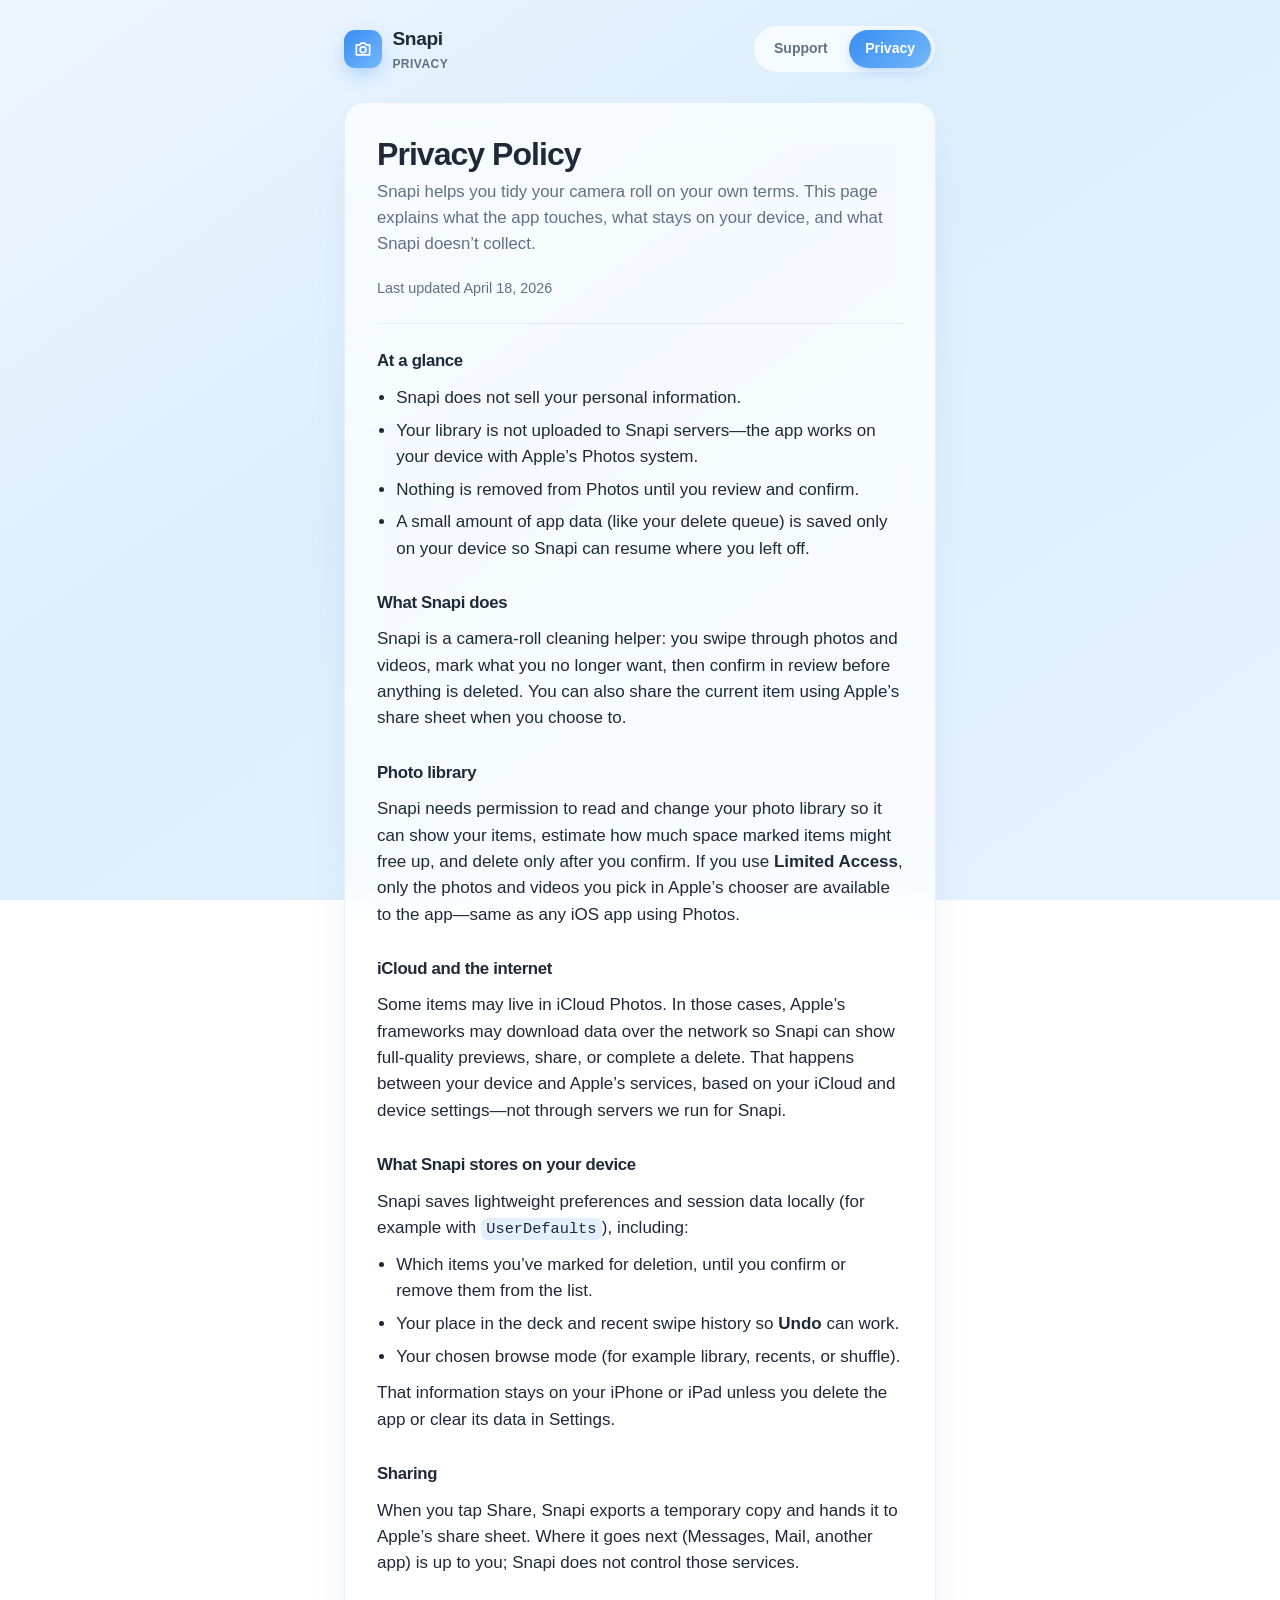
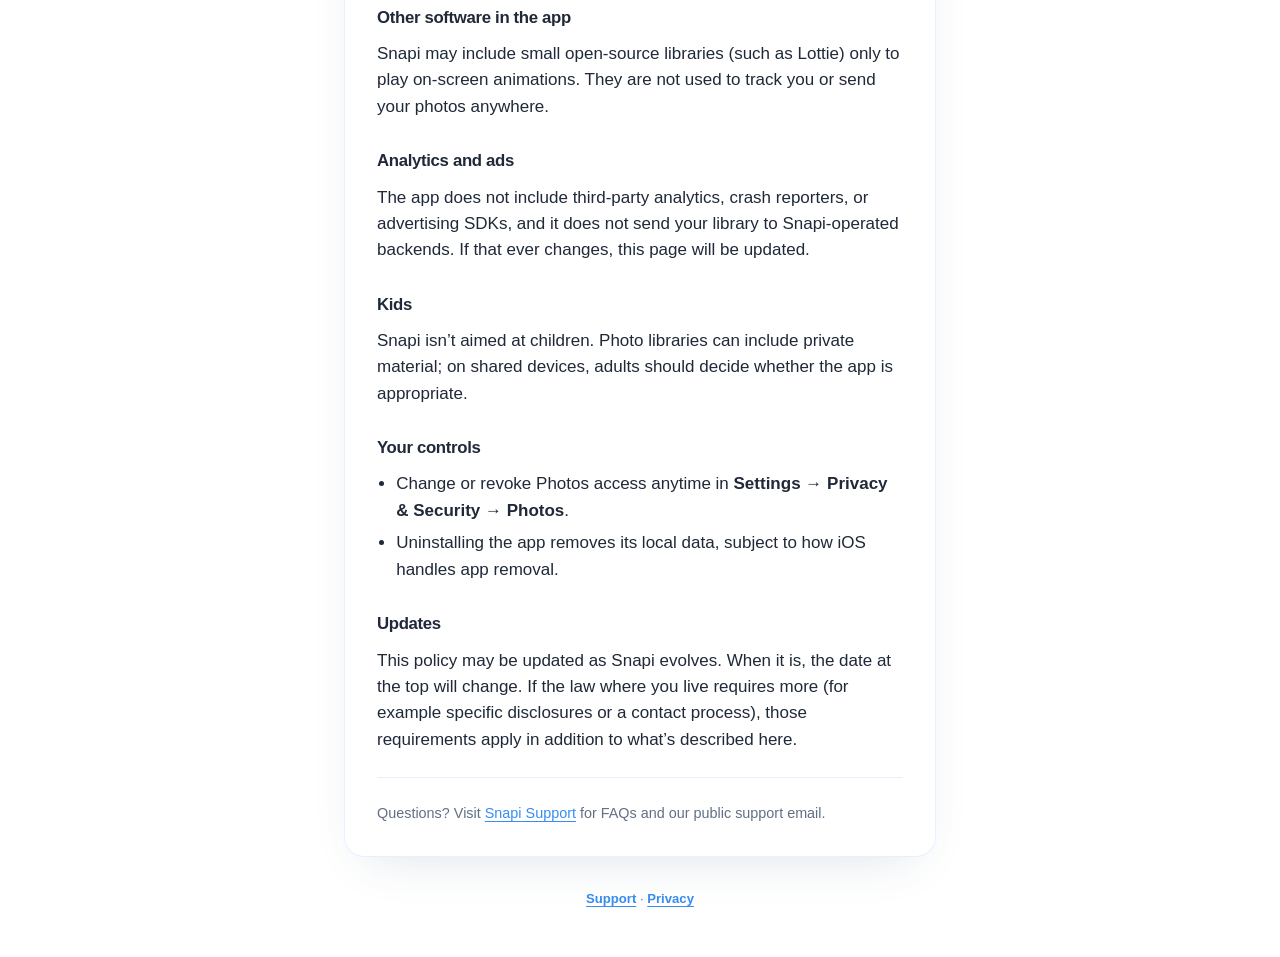
<file: index.html>
<!DOCTYPE html>
<html lang="en">
<head>
  <meta charset="utf-8" />
  <meta name="viewport" content="width=device-width, initial-scale=1" />
  <title>Privacy — Snapi</title>
  <meta name="description" content="How Snapi handles your photos and data. Privacy-first camera roll cleaning for iPhone and iPad." />
  <link rel="stylesheet" href="site.css" />
</head>
<body>
  <div class="shell">
    <header class="site-header">
      <a class="brand" href="./">
        <span class="brand-mark" aria-hidden="true">
          <svg viewBox="0 0 24 24" fill="none" stroke="currentColor" stroke-width="2" stroke-linecap="round" stroke-linejoin="round">
            <path d="M4 7h4l2-2h4l2 2h4v12H4V7z" />
            <circle cx="12" cy="13" r="3.5" />
          </svg>
        </span>
        <span class="brand-text">
          <span class="brand-name">Snapi</span>
          <span class="brand-tag">Privacy</span>
        </span>
      </a>
      <nav class="nav" aria-label="Site">
        <a href="support.html">Support</a>
        <a href="./" aria-current="page">Privacy</a>
      </nav>
    </header>

    <main>
      <h1 class="page-title">Privacy Policy</h1>
      <p class="lead">
        Snapi helps you tidy your camera roll on your own terms. This page explains what the app touches, what stays on your device, and what Snapi doesn’t collect.
      </p>

      <p class="muted" style="margin-top:-0.25rem;">Last updated April 18, 2026</p>

      <div class="divider"></div>

      <h2>At a glance</h2>
      <ul>
        <li>Snapi does not sell your personal information.</li>
        <li>Your library is not uploaded to Snapi servers—the app works on your device with Apple’s Photos system.</li>
        <li>Nothing is removed from Photos until you review and confirm.</li>
        <li>A small amount of app data (like your delete queue) is saved only on your device so Snapi can resume where you left off.</li>
      </ul>

      <h2>What Snapi does</h2>
      <p>
        Snapi is a camera-roll cleaning helper: you swipe through photos and videos, mark what you no longer want, then confirm in review before anything is deleted. You can also share the current item using Apple’s share sheet when you choose to.
      </p>

      <h2>Photo library</h2>
      <p>
        Snapi needs permission to read and change your photo library so it can show your items, estimate how much space marked items might free up, and delete only after you confirm. If you use <strong>Limited Access</strong>, only the photos and videos you pick in Apple’s chooser are available to the app—same as any iOS app using Photos.
      </p>

      <h2>iCloud and the internet</h2>
      <p>
        Some items may live in iCloud Photos. In those cases, Apple’s frameworks may download data over the network so Snapi can show full-quality previews, share, or complete a delete. That happens between your device and Apple’s services, based on your iCloud and device settings—not through servers we run for Snapi.
      </p>

      <h2>What Snapi stores on your device</h2>
      <p>
        Snapi saves lightweight preferences and session data locally (for example with <code>UserDefaults</code>), including:
      </p>
      <ul>
        <li>Which items you’ve marked for deletion, until you confirm or remove them from the list.</li>
        <li>Your place in the deck and recent swipe history so <strong>Undo</strong> can work.</li>
        <li>Your chosen browse mode (for example library, recents, or shuffle).</li>
      </ul>
      <p>
        That information stays on your iPhone or iPad unless you delete the app or clear its data in Settings.
      </p>

      <h2>Sharing</h2>
      <p>
        When you tap Share, Snapi exports a temporary copy and hands it to Apple’s share sheet. Where it goes next (Messages, Mail, another app) is up to you; Snapi does not control those services.
      </p>

      <h2>Other software in the app</h2>
      <p>
        Snapi may include small open-source libraries (such as Lottie) only to play on-screen animations. They are not used to track you or send your photos anywhere.
      </p>

      <h2>Analytics and ads</h2>
      <p>
        The app does not include third-party analytics, crash reporters, or advertising SDKs, and it does not send your library to Snapi-operated backends. If that ever changes, this page will be updated.
      </p>

      <h2>Kids</h2>
      <p>
        Snapi isn’t aimed at children. Photo libraries can include private material; on shared devices, adults should decide whether the app is appropriate.
      </p>

      <h2>Your controls</h2>
      <ul>
        <li>Change or revoke Photos access anytime in <strong>Settings → Privacy &amp; Security → Photos</strong>.</li>
        <li>Uninstalling the app removes its local data, subject to how iOS handles app removal.</li>
      </ul>

      <h2>Updates</h2>
      <p>
        This policy may be updated as Snapi evolves. When it is, the date at the top will change. If the law where you live requires more (for example specific disclosures or a contact process), those requirements apply in addition to what’s described here.
      </p>

      <div class="divider"></div>

      <p class="muted" style="margin-bottom:0;">
        Questions? Visit <a href="support.html">Snapi Support</a> for FAQs and our public support email.
      </p>
    </main>

    <footer class="site-footer">
      <a href="support.html">Support</a>
      ·
      <a href="./">Privacy</a>
    </footer>
  </div>
</body>
</html>
</file>
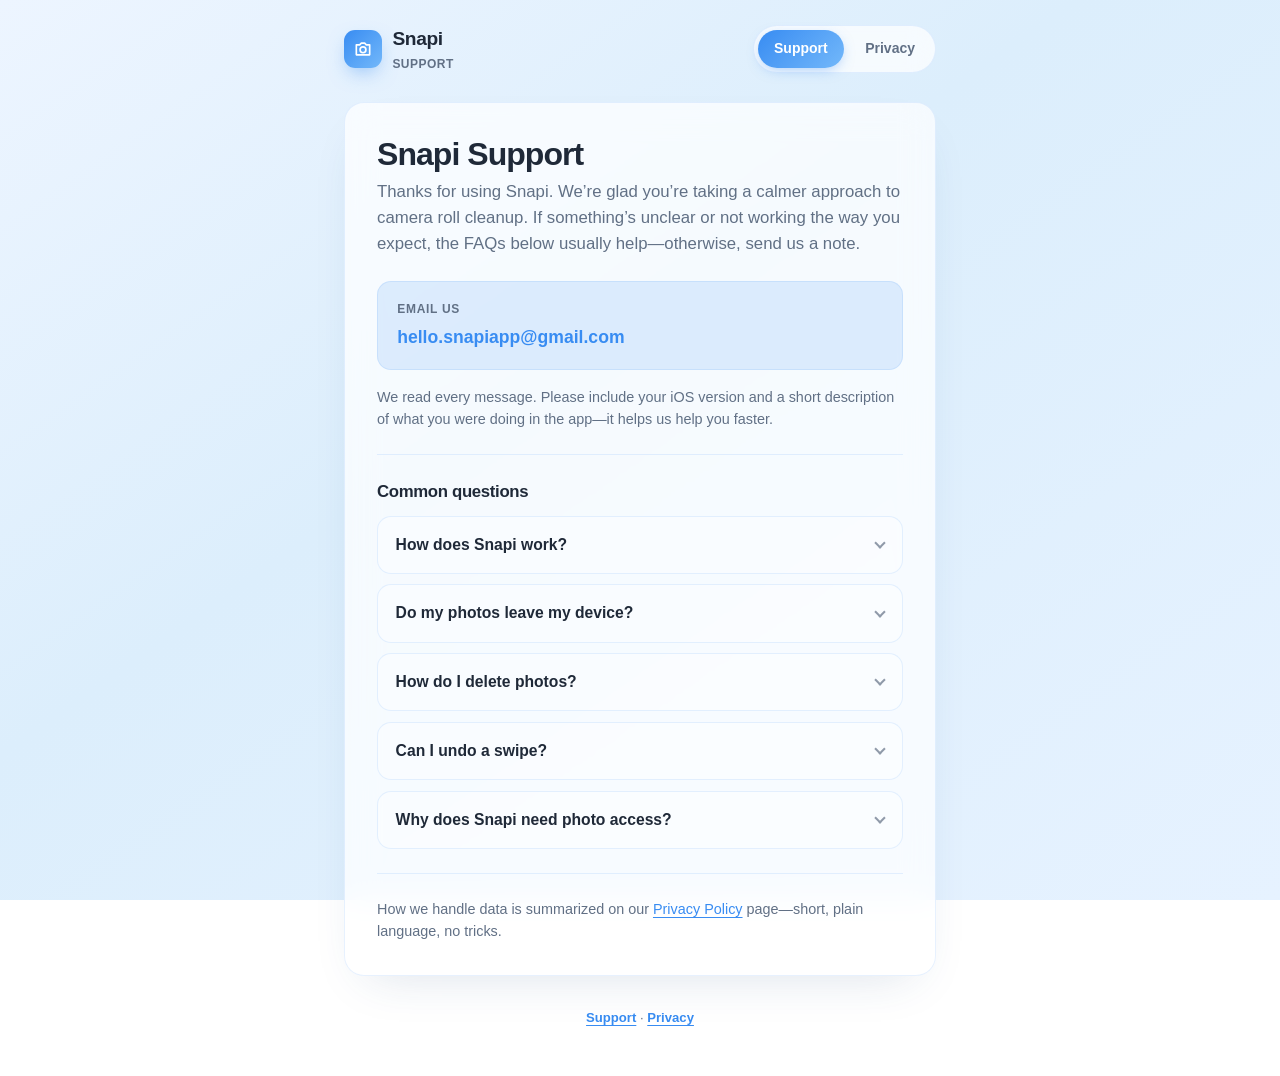
<file: support.html>
<!DOCTYPE html>
<html lang="en">
<head>
  <meta charset="utf-8" />
  <meta name="viewport" content="width=device-width, initial-scale=1" />
  <title>Snapi Support</title>
  <meta name="description" content="Get help with Snapi — the privacy-first way to clean your camera roll on iPhone and iPad." />
  <link rel="stylesheet" href="site.css" />
</head>
<body>
  <div class="shell">
    <header class="site-header">
      <a class="brand" href="./">
        <span class="brand-mark" aria-hidden="true">
          <svg viewBox="0 0 24 24" fill="none" stroke="currentColor" stroke-width="2" stroke-linecap="round" stroke-linejoin="round">
            <path d="M4 7h4l2-2h4l2 2h4v12H4V7z" />
            <circle cx="12" cy="13" r="3.5" />
          </svg>
        </span>
        <span class="brand-text">
          <span class="brand-name">Snapi</span>
          <span class="brand-tag">Support</span>
        </span>
      </a>
      <nav class="nav" aria-label="Site">
        <a href="support.html" aria-current="page">Support</a>
        <a href="./">Privacy</a>
      </nav>
    </header>

    <main>
      <h1 class="page-title">Snapi Support</h1>
      <p class="lead">
        Thanks for using Snapi. We’re glad you’re taking a calmer approach to camera roll cleanup. If something’s unclear or not working the way you expect, the FAQs below usually help—otherwise, send us a note.
      </p>

      <div class="contact-block">
        <div class="contact-label">Email us</div>
        <div class="contact-email">
          <a href="mailto:hello.snapiapp@gmail.com">hello.snapiapp@gmail.com</a>
        </div>
      </div>

      <p class="muted" style="margin-top:1rem;">
        We read every message. Please include your iOS version and a short description of what you were doing in the app—it helps us help you faster.
      </p>

      <div class="divider"></div>

      <h2>Common questions</h2>
      <div class="faq">
        <details class="faq-item">
          <summary>How does Snapi work?</summary>
          <p>
            Snapi shows your photos and videos <strong>one at a time</strong> in a simple deck. Swipe to keep or mark for delete, then open <strong>Review</strong> when you’re ready. <strong>Nothing is removed from your library until you confirm</strong> there—so you can work at your own pace without surprises.
          </p>
        </details>

        <details class="faq-item">
          <summary>Do my photos leave my device?</summary>
          <p>
            Snapi is built for <strong>on-device</strong> browsing and cleanup. Your library isn’t uploaded to Snapi servers. If you use <strong>Share</strong>, you choose the destination in Apple’s share sheet. If some items are stored in <strong>iCloud Photos</strong>, Apple may download them when needed—that uses Apple’s systems and your iCloud settings, not a separate Snapi cloud.
          </p>
        </details>

        <details class="faq-item">
          <summary>How do I delete photos?</summary>
          <p>
            Swipe (or use the on-screen controls) to <strong>mark</strong> items for removal. When you’re ready, open the review screen, double-check the list, and <strong>confirm</strong>. Deleted items follow the same rules as deleting in the Photos app—including iCloud if you use it.
          </p>
        </details>

        <details class="faq-item">
          <summary>Can I undo a swipe?</summary>
          <p>
            Yes. Use <strong>Undo</strong> for your most recent swipes while you’re still in the deck. If you change browse mode or start a fresh session, undo history may reset—so take a breath before big changes. Items only leave your library after you confirm in review.
          </p>
        </details>

        <details class="faq-item">
          <summary>Why does Snapi need photo access?</summary>
          <p>
            Snapi needs access so it can <strong>show</strong> your photos and videos, <strong>estimate</strong> how much space you might reclaim, and <strong>remove</strong> items you explicitly confirm—nothing more. You can start with <strong>Limited Access</strong> and only show Snapi the albums or items you’re comfortable cleaning.
          </p>
        </details>
      </div>

      <div class="divider"></div>

      <p class="muted" style="margin-bottom:0;">
        How we handle data is summarized on our <a href="./">Privacy Policy</a> page—short, plain language, no tricks.
      </p>
    </main>

    <footer class="site-footer">
      <a href="support.html">Support</a>
      ·
      <a href="./">Privacy</a>
    </footer>
  </div>
</body>
</html>
</file>
<file: site.css>
/* Snapi Legal — shared styles (privacy + support) */

:root {
  --accent: rgb(56, 140, 242);
  --accent-soft: rgb(115, 184, 250);
  --accent-muted: rgba(56, 140, 242, 0.14);
  --text: rgb(31, 41, 56);
  --text-secondary: rgb(97, 112, 133);
  --surface: rgba(255, 255, 255, 0.72);
  --surface-solid: #ffffff;
  --border: rgba(56, 140, 242, 0.12);
  --shadow: 0 20px 48px -24px rgba(31, 72, 120, 0.18);
  --radius-lg: 20px;
  --radius-md: 14px;
  --radius-sm: 10px;
  --font: -apple-system, BlinkMacSystemFont, "SF Pro Text", "Segoe UI", Roboto, Helvetica, Arial, sans-serif;
  --max: 40rem;
  --space: clamp(1rem, 4vw, 1.5rem);
}

@media (prefers-color-scheme: dark) {
  :root {
    --accent: rgb(96, 165, 250);
    --accent-soft: rgb(147, 197, 253);
    --accent-muted: rgba(96, 165, 250, 0.15);
    --text: rgb(238, 242, 248);
    --text-secondary: rgb(154, 168, 188);
    --surface: rgba(28, 36, 48, 0.65);
    --surface-solid: rgb(24, 30, 40);
    --border: rgba(96, 165, 250, 0.18);
    --shadow: 0 24px 56px -20px rgba(0, 0, 0, 0.45);
  }
}

*,
*::before,
*::after {
  box-sizing: border-box;
}

html {
  -webkit-text-size-adjust: 100%;
}

body {
  margin: 0;
  min-height: 100vh;
  font-family: var(--font);
  font-size: 1.0625rem;
  line-height: 1.55;
  color: var(--text);
  background: fixed linear-gradient(
    145deg,
    rgb(237, 245, 255) 0%,
    rgb(220, 238, 252) 42%,
    rgb(230, 242, 255) 100%
  );
}

@media (prefers-color-scheme: dark) {
  body {
    background: fixed linear-gradient(
      145deg,
      rgb(18, 24, 34) 0%,
      rgb(22, 32, 48) 50%,
      rgb(20, 28, 40) 100%
    );
  }
}

a {
  color: var(--accent);
  text-decoration-thickness: 1px;
  text-underline-offset: 3px;
}

a:hover {
  color: var(--accent-soft);
}

.shell {
  max-width: var(--max);
  margin: 0 auto;
  padding: var(--space);
  padding-bottom: 3rem;
}

/* —— Header —— */
.site-header {
  display: flex;
  flex-wrap: wrap;
  align-items: center;
  justify-content: space-between;
  gap: 1rem 1.5rem;
  margin-bottom: 1.75rem;
}

.brand {
  display: inline-flex;
  align-items: center;
  gap: 0.65rem;
  text-decoration: none;
  color: inherit;
}

.brand:hover {
  color: inherit;
}

.brand-mark {
  width: 38px;
  height: 38px;
  border-radius: 11px;
  background: linear-gradient(135deg, var(--accent) 0%, var(--accent-soft) 100%);
  display: grid;
  place-items: center;
  box-shadow: 0 8px 20px -6px rgba(56, 140, 242, 0.55);
}

.brand-mark svg {
  width: 20px;
  height: 20px;
  color: white;
}

.brand-text {
  display: flex;
  flex-direction: column;
  gap: 0.1rem;
}

.brand-name {
  font-weight: 700;
  font-size: 1.2rem;
  letter-spacing: -0.02em;
}

.brand-tag {
  font-size: 0.75rem;
  font-weight: 600;
  letter-spacing: 0.04em;
  text-transform: uppercase;
  color: var(--text-secondary);
}

.nav {
  display: flex;
  flex-wrap: wrap;
  gap: 0.35rem;
  padding: 0.25rem;
  border-radius: 999px;
  background: var(--surface);
  backdrop-filter: blur(12px);
  -webkit-backdrop-filter: blur(12px);
  border: 1px solid var(--border);
  box-shadow: var(--shadow);
}

.nav a {
  text-decoration: none;
  font-size: 0.875rem;
  font-weight: 600;
  padding: 0.5rem 1rem;
  border-radius: 999px;
  color: var(--text-secondary);
  transition: background 0.2s ease, color 0.2s ease;
}

.nav a:hover {
  color: var(--accent);
  background: var(--accent-muted);
}

.nav a[aria-current="page"] {
  color: var(--surface-solid);
  background: linear-gradient(135deg, var(--accent), var(--accent-soft));
  box-shadow: 0 4px 14px -4px rgba(56, 140, 242, 0.5);
}

@media (prefers-color-scheme: dark) {
  .nav a[aria-current="page"] {
    color: rgb(15, 20, 28);
  }
}

/* —— Main card —— */
main {
  background: var(--surface);
  backdrop-filter: blur(16px);
  -webkit-backdrop-filter: blur(16px);
  border: 1px solid var(--border);
  border-radius: var(--radius-lg);
  box-shadow: var(--shadow);
  padding: clamp(1.35rem, 4vw, 2rem);
}

.page-title {
  font-size: clamp(1.65rem, 4vw, 2rem);
  font-weight: 700;
  letter-spacing: -0.03em;
  margin: 0 0 0.35rem;
  line-height: 1.2;
}

.lead {
  margin: 0 0 1.5rem;
  font-size: 1.05rem;
  color: var(--text-secondary);
  max-width: 36rem;
}

.divider {
  height: 1px;
  background: var(--border);
  margin: 1.5rem 0;
}

h2 {
  font-size: 1.05rem;
  font-weight: 700;
  letter-spacing: -0.02em;
  margin: 1.75rem 0 0.65rem;
}

h2:first-of-type {
  margin-top: 0;
}

p,
ul {
  margin: 0.65rem 0;
  color: var(--text);
}

ul {
  padding-left: 1.2rem;
}

li {
  margin: 0.4rem 0;
}

.muted {
  font-size: 0.9rem;
  color: var(--text-secondary);
}

code {
  font-size: 0.9em;
  padding: 0.12em 0.35em;
  border-radius: 6px;
  background: var(--accent-muted);
  font-family: ui-monospace, SFMono-Regular, Menlo, monospace;
}

/* —— Support: contact —— */
.contact-block {
  margin: 1.25rem 0 0.5rem;
  padding: 1.1rem 1.2rem;
  border-radius: var(--radius-md);
  background: var(--accent-muted);
  border: 1px solid var(--border);
}

.contact-label {
  font-size: 0.75rem;
  font-weight: 700;
  letter-spacing: 0.06em;
  text-transform: uppercase;
  color: var(--text-secondary);
  margin-bottom: 0.35rem;
}

.contact-email {
  font-size: 1.1rem;
  font-weight: 600;
  word-break: break-all;
}

.contact-email a {
  text-decoration: none;
}

.contact-email a:hover {
  text-decoration: underline;
}

/* —— FAQ —— */
.faq {
  margin-top: 0.5rem;
}

.faq-item {
  border: 1px solid var(--border);
  border-radius: var(--radius-md);
  margin-bottom: 0.65rem;
  background: rgba(255, 255, 255, 0.35);
  overflow: hidden;
}

@media (prefers-color-scheme: dark) {
  .faq-item {
    background: rgba(0, 0, 0, 0.2);
  }
}

.faq-item summary {
  list-style: none;
  cursor: pointer;
  font-weight: 600;
  font-size: 0.98rem;
  padding: 1rem 1.1rem;
  display: flex;
  align-items: center;
  justify-content: space-between;
  gap: 0.75rem;
  user-select: none;
}

.faq-item summary::-webkit-details-marker {
  display: none;
}

.faq-item summary::after {
  content: "";
  width: 8px;
  height: 8px;
  border-right: 2px solid var(--text-secondary);
  border-bottom: 2px solid var(--text-secondary);
  transform: rotate(45deg);
  flex-shrink: 0;
  margin-top: -4px;
  opacity: 0.7;
  transition: transform 0.2s ease;
}

.faq-item[open] summary::after {
  transform: rotate(-135deg);
  margin-top: 4px;
}

.faq-item summary:hover {
  background: var(--accent-muted);
}

.faq-item p {
  margin: 0;
  padding: 0 1.1rem 1.1rem;
  font-size: 0.98rem;
  color: var(--text-secondary);
}

.faq-item p strong {
  color: var(--text);
  font-weight: 600;
}

/* —— Footer —— */
.site-footer {
  margin-top: 2rem;
  text-align: center;
  font-size: 0.82rem;
  color: var(--text-secondary);
}

.site-footer a {
  font-weight: 600;
}
</file>
